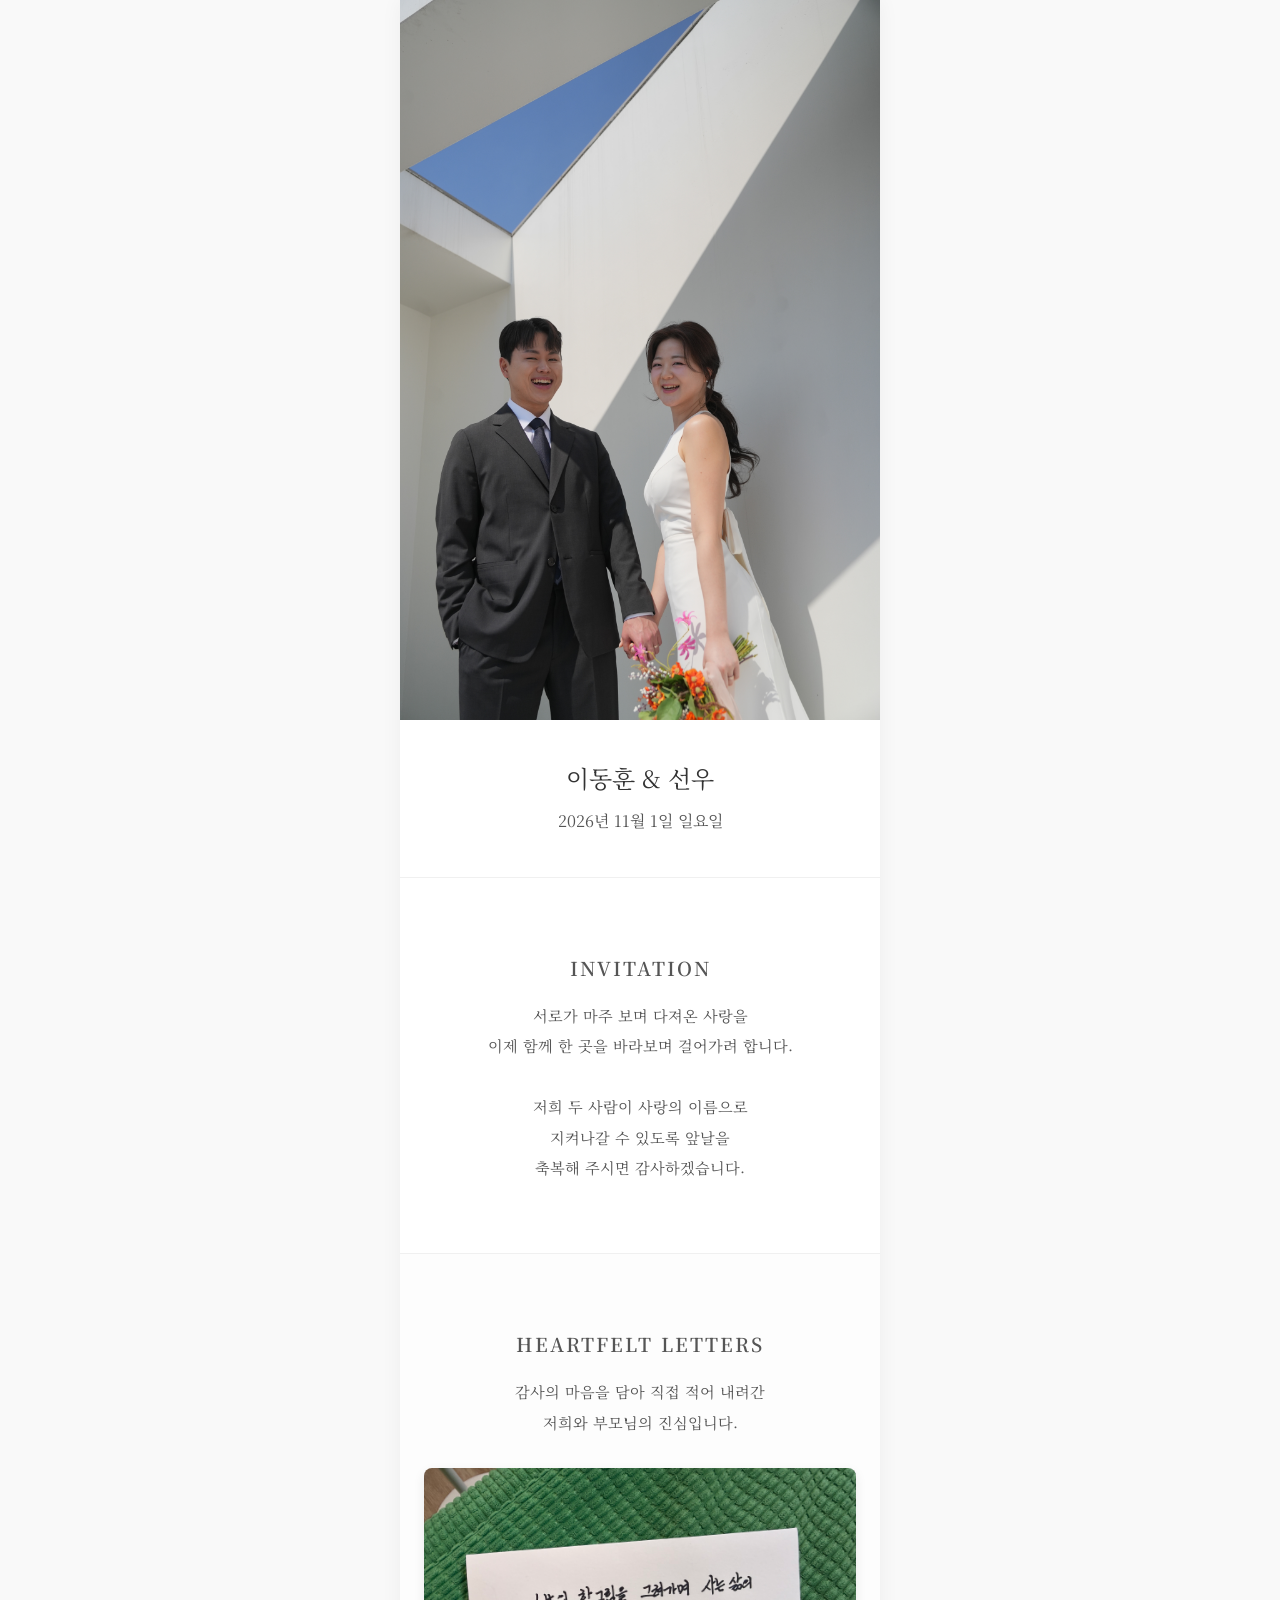
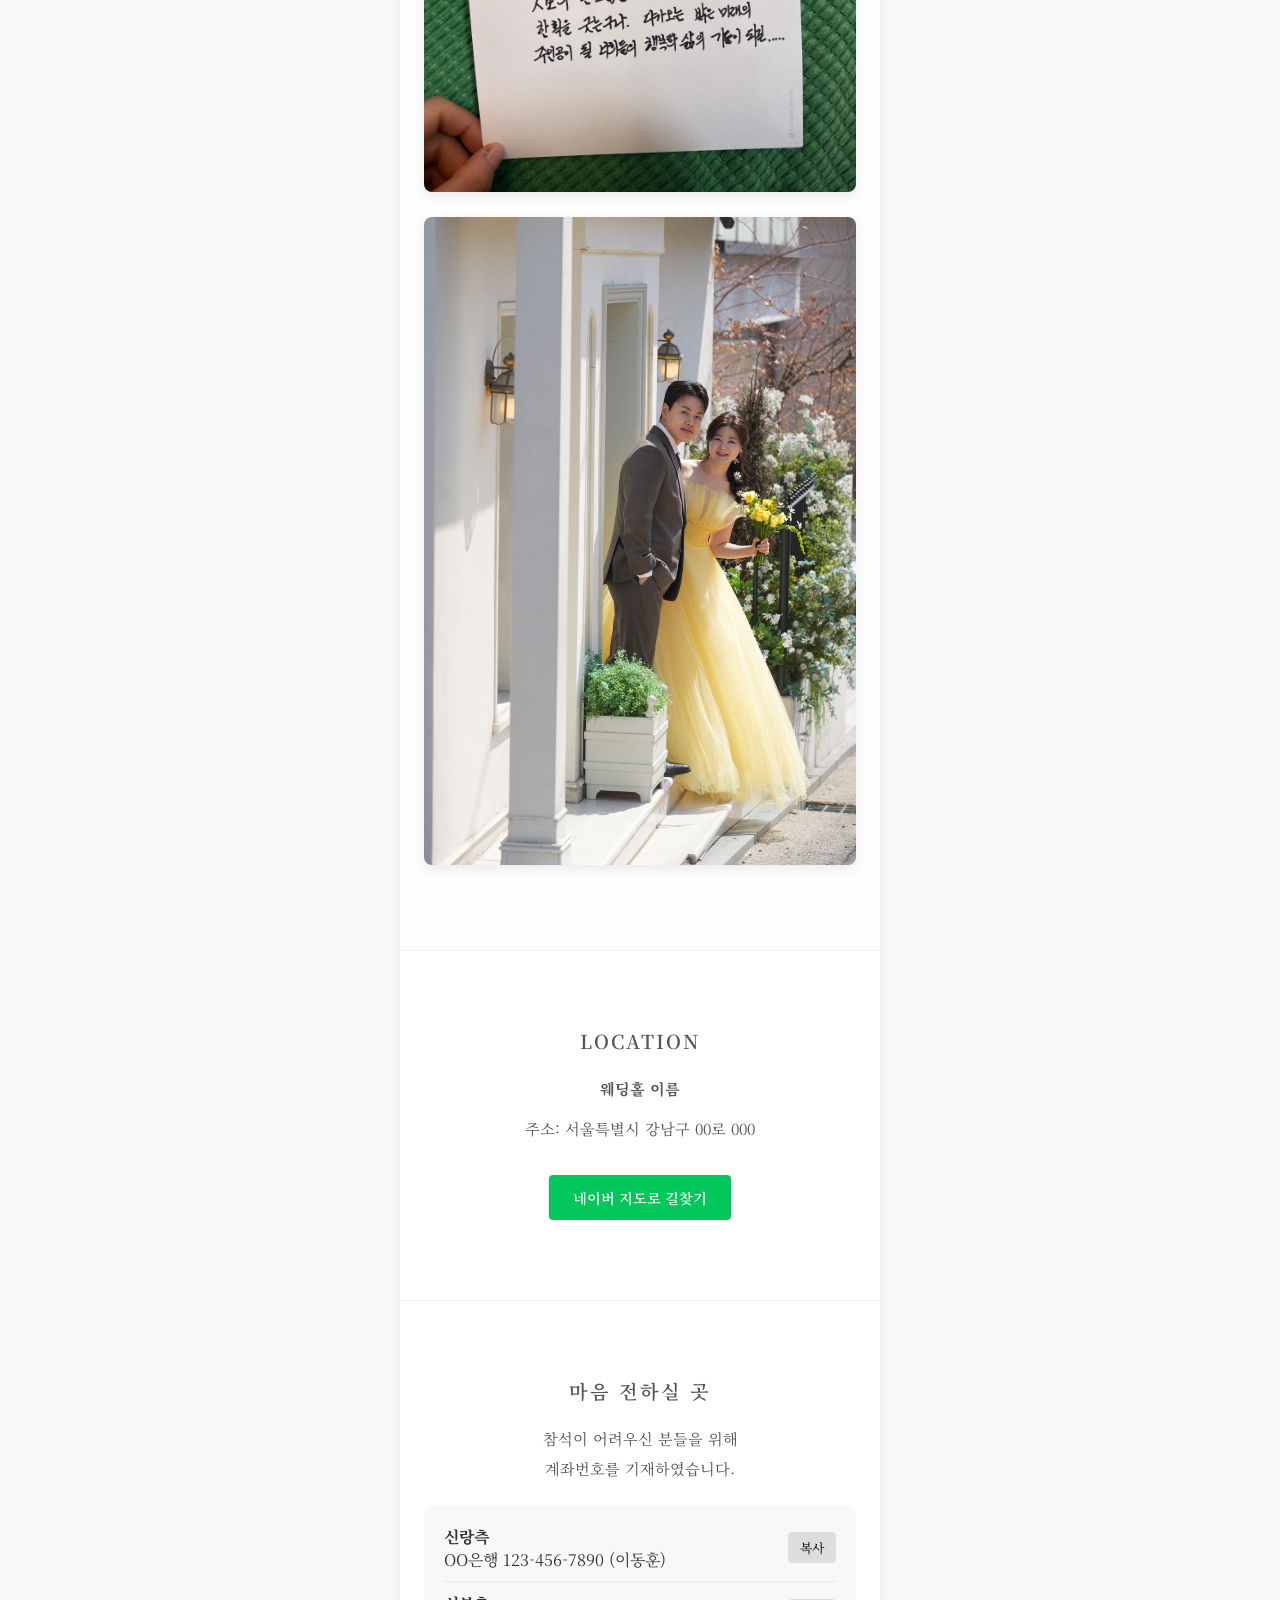
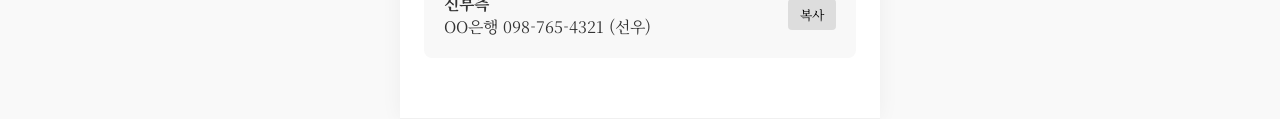
<file: index.html>
<!DOCTYPE html>
<html lang="ko">
<head>
    <meta charset="UTF-8">
    <meta name="viewport" content="width=device-width, initial-scale=1.0">
    <title>이동훈 & 선우 결혼합니다</title>
    <!-- 우아한 분위기를 위한 폰트 (Noto Serif KR) -->
    <link rel="preconnect" href="https://fonts.googleapis.com">
    <link rel="preconnect" href="https://fonts.gstatic.com" crossorigin>
    <link href="https://fonts.googleapis.com/css2?family=Noto+Serif+KR:wght@300;400;600&display=swap" rel="stylesheet">
    
    <style>
        /* 기본 스타일 설정 (모바일 최적화) */
        body {
            font-family: 'Noto Serif KR', serif;
            background-color: #f9f9f9;
            color: #333;
            margin: 0;
            padding: 0;
            display: flex;
            justify-content: center;
            word-break: keep-all;
        }
        /* 모바일 화면 너비 제한 */
        .wrap {
            max-width: 480px;
            width: 100%;
            background-color: #ffffff;
            box-shadow: 0 0 20px rgba(0,0,0,0.05);
            overflow: hidden;
        }
        section {
            padding: 60px 24px;
            text-align: center;
            border-bottom: 1px solid #f0f0f0;
        }
        h2 {
            font-size: 1.2rem;
            font-weight: 600;
            letter-spacing: 2px;
            margin-bottom: 20px;
            color: #555;
        }
        p {
            line-height: 2;
            font-size: 0.95rem;
            color: #555;
            margin: 10px 0;
        }
        
        /* 메인 커버 섹션 */
        .main-cover {
            padding: 0;
            position: relative;
        }
        .main-img {
            width: 100%;
            height: auto;
            display: block;
            /* 메인 사진이 없을 때를 대비한 임시 배경색 */
            background-color: #eaddd7; 
            min-height: 500px; 
        }
        .main-title {
            padding: 40px 20px;
        }
        .main-title h1 {
            font-size: 1.5rem;
            font-weight: 400;
            margin: 0 0 10px 0;
        }
        .main-title p {
            font-size: 1rem;
            margin: 0;
        }

        /* 자필 편지 섹션 */
        .letter-section {
            background-color: #fdfdfd;
        }
        .letter-img-box {
            margin-top: 30px;
        }
        .letter-img-box img {
            width: 100%;
            border-radius: 8px;
            box-shadow: 0 4px 12px rgba(0,0,0,0.08);
            margin-bottom: 20px;
        }

        /* 지도 섹션 */
        .map-section {
            padding-bottom: 80px;
        }
        .btn-naver-map {
            display: inline-block;
            margin-top: 20px;
            padding: 12px 24px;
            background-color: #03C75A; /* 네이버 고유 색상 */
            color: white;
            text-decoration: none;
            border-radius: 4px;
            font-weight: 600;
            font-size: 0.9rem;
        }

        /* 계좌번호 섹션 */
        .account-box {
            background-color: #f8f8f8;
            padding: 20px;
            border-radius: 8px;
            margin-top: 20px;
            text-align: left;
        }
        .account-info {
            display: flex;
            justify-content: space-between;
            align-items: center;
            margin-bottom: 10px;
            padding-bottom: 10px;
            border-bottom: 1px solid #eaeaea;
        }
        .account-info:last-child {
            border-bottom: none;
            margin-bottom: 0;
            padding-bottom: 0;
        }
        .copy-btn {
            background-color: #ddd;
            border: none;
            padding: 6px 12px;
            border-radius: 4px;
            cursor: pointer;
            font-family: 'Noto Serif KR', serif;
            font-size: 0.8rem;
        }
    </style>
</head>
<body>

<div class="wrap">
    <!-- 1. 메인 커버 -->
    <section class="main-cover">
        <!-- 메인 웨딩 사진 경로를 넣어주세요 -->
        <img src="images/main_photo.jpg" alt="웨딩 사진" class="main-img" onerror="this.style.display='none'">
        <div class="main-title">
            <h1>이동훈 & 선우</h1>
            <p>2026년 11월 1일 일요일</p>
        </div>
    </section>

    <!-- 2. 초대 글 -->
    <section class="greeting-section">
        <h2>INVITATION</h2>
        <p>
            서로가 마주 보며 다져온 사랑을<br>
            이제 함께 한 곳을 바라보며 걸어가려 합니다.<br><br>
            저희 두 사람이 사랑의 이름으로<br>
            지켜나갈 수 있도록 앞날을<br>
            축복해 주시면 감사하겠습니다.
        </p>
    </section>

    <!-- 3. 자필 편지 (핵심 요청 부분) -->
    <section class="letter-section">
        <h2>HEARTFELT LETTERS</h2>
        <p>감사의 마음을 담아 직접 적어 내려간<br>저희와 부모님의 진심입니다.</p>
        
        <div class="letter-img-box">
            <!-- 준비하신 양가 부모님 편지 사진 경로 -->
            <img src="images/letter_parents.jpg" alt="양가 부모님 자필 편지">
            <!-- 준비하신 신랑 신부 편지 사진 경로 -->
            <img src="images/letter_couple.jpg" alt="신랑 신부 자필 편지">
        </div>
    </section>

    <!-- 4. 오시는 길 (네이버 지도 연동) -->
    <section class="map-section">
        <h2>LOCATION</h2>
        <p><strong>웨딩홀 이름</strong></p>
        <p>주소: 서울특별시 강남구 00로 000</p>
        
        <!-- 네이버 지도 빠른 업데이트 및 상세 정보를 위한 버튼 연동 -->
        <a href="https://map.naver.com/v5/search/더채플앳청담" target="_blank" class="btn-naver-map">
            네이버 지도로 길찾기
        </a>
    </section>

    <!-- 5. 마음 전하실 곳 (계좌번호) -->
    <section class="account-section">
        <h2>마음 전하실 곳</h2>
        <p>참석이 어려우신 분들을 위해<br>계좌번호를 기재하였습니다.</p>
        
        <div class="account-box">
            <div class="account-info">
                <div>
                    <strong>신랑측</strong><br>
                    OO은행 123-456-7890 (이동훈)
                </div>
                <button class="copy-btn" onclick="copyAccount('1234567890')">복사</button>
            </div>
            <div class="account-info">
                <div>
                    <strong>신부측</strong><br>
                    OO은행 098-765-4321 (선우)
                </div>
                <button class="copy-btn" onclick="copyAccount('0987654321')">복사</button>
            </div>
        </div>
    </section>
</div>

<!-- 복사 기능을 위한 JavaScript -->
<script>
    function copyAccount(accountNumber) {
        // 임시 텍스트 에어리어 생성
        var tempElem = document.createElement('textarea');
        tempElem.value = accountNumber;  
        document.body.appendChild(tempElem);

        // 텍스트 선택 및 복사
        tempElem.select();
        document.execCommand("copy");
        document.body.removeChild(tempElem);

        alert("계좌번호가 복사되었습니다.");
    }
</script>

</body>
</html>
</file>
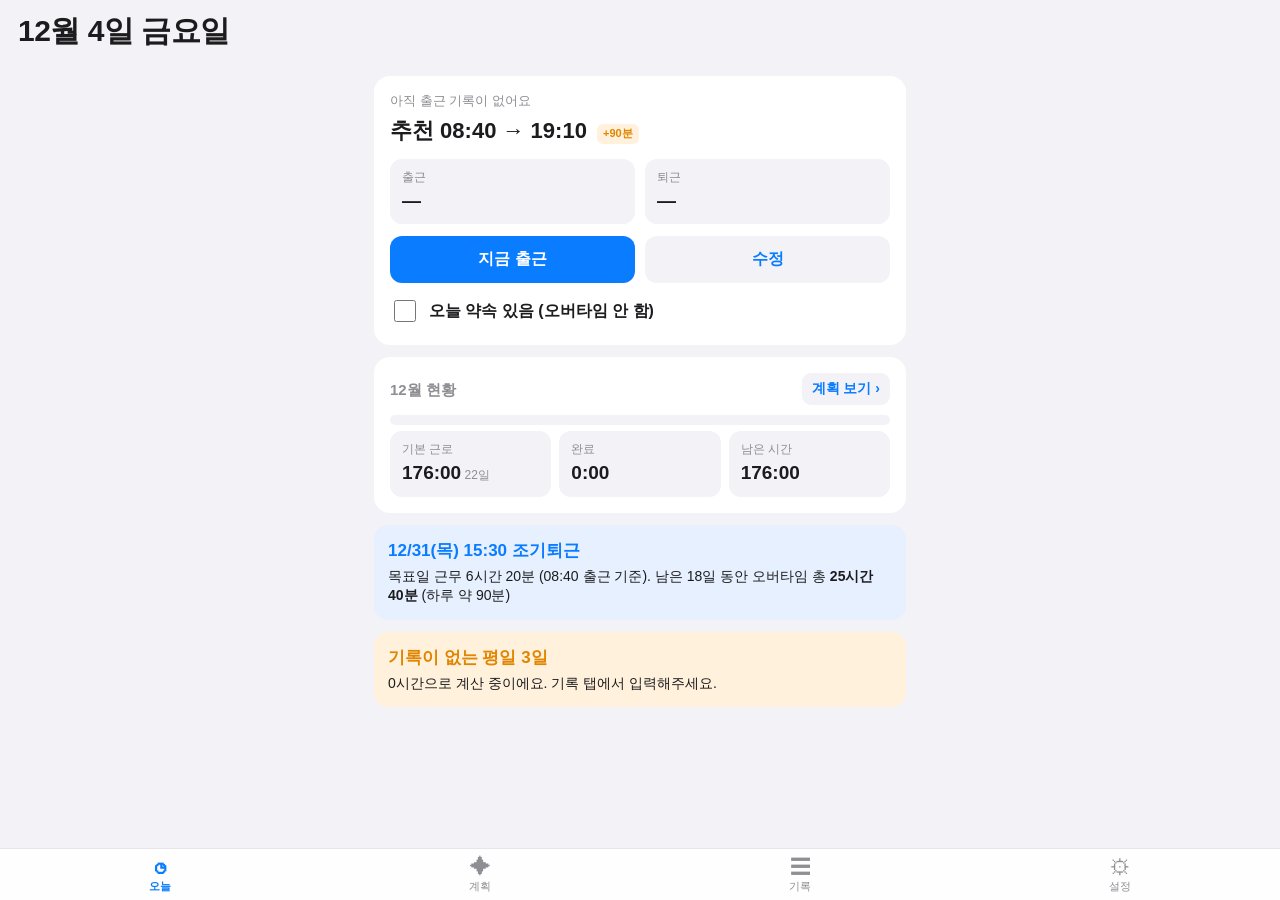
<file: worktime/index.html>
<!DOCTYPE html>
<html lang="ko">
<head>
  <meta charset="UTF-8">
  <meta name="viewport" content="width=device-width, initial-scale=1, viewport-fit=cover">
  <meta name="theme-color" content="#f2f2f7" media="(prefers-color-scheme: light)">
  <meta name="theme-color" content="#000000" media="(prefers-color-scheme: dark)">
  <meta name="apple-mobile-web-app-title" content="근무시간">
  <meta name="robots" content="noindex">
  <title>근무시간</title>
  <link rel="apple-touch-icon" href="icon-180.png">
  <link rel="icon" href="icon-180.png">
  <link rel="manifest" href="manifest.webmanifest">
  <link rel="stylesheet" href="style.css">
</head>
<body>
  <header class="topbar"><h1 id="title">오늘</h1></header>
  <main id="view"></main>

  <nav class="tabbar">
    <button data-tab="today" class="active"><span class="ic">◷</span>오늘</button>
    <button data-tab="plan"><span class="ic">✦</span>계획</button>
    <button data-tab="log"><span class="ic">☰</span>기록</button>
    <button data-tab="settings"><span class="ic">⚙</span>설정</button>
  </nav>

  <div id="sheet" class="sheet hidden" aria-modal="true" role="dialog">
    <div class="sheet-backdrop" data-action="close-sheet"></div>
    <div class="sheet-body" id="sheet-body"></div>
  </div>
  <div id="toast" class="toast hidden"></div>

  <script src="calc.js"></script>
  <script src="app.js"></script>
</body>
</html>
</file>
<file: worktime/style.css>
:root {
  --bg: #f2f2f7; --card: #ffffff; --text: #1c1c1e; --sub: #8e8e93; --line: #e5e5ea;
  --accent: #0a7cff; --accent-soft: #e6f0ff; --ok: #1fa35b; --ok-soft: #e3f6ea;
  --warn: #e08600; --warn-soft: #fff1dc; --bad: #e5383b; --bad-soft: #fde7e7;
  --hol: #e5383b; --fill: #f2f2f7;
}
@media (prefers-color-scheme: dark) {
  :root {
    --bg: #000; --card: #1c1c1e; --text: #f2f2f7; --sub: #98989f; --line: #2c2c2e;
    --accent: #3d95ff; --accent-soft: #12263f; --ok: #34c06f; --ok-soft: #0f2a1b;
    --warn: #ffa733; --warn-soft: #33240c; --bad: #ff5a5f; --bad-soft: #3a1314; --fill: #2c2c2e;
  }
}
* { box-sizing: border-box; -webkit-tap-highlight-color: transparent; }
/* iOS Safari는 cursor:pointer가 없는 div 탭을 document로 전달하지 않음 */
[data-action], .tap, .tabbar button, button, label { cursor: pointer; }
html, body { margin: 0; background: var(--bg); color: var(--text); }
body {
  font-family: -apple-system, BlinkMacSystemFont, "Apple SD Gothic Neo", "Noto Sans KR", sans-serif;
  font-size: 16px; line-height: 1.4; word-break: keep-all;
  padding-bottom: calc(76px + env(safe-area-inset-bottom));
}
.topbar {
  position: sticky; top: 0; z-index: 5; background: color-mix(in srgb, var(--bg) 85%, transparent);
  backdrop-filter: blur(16px); -webkit-backdrop-filter: blur(16px);
  padding: calc(env(safe-area-inset-top) + 10px) 18px 8px;
}
.topbar h1 { margin: 0; font-size: 30px; font-weight: 800; letter-spacing: -0.5px; }
main { padding: 4px 14px 20px; max-width: 560px; margin: 0 auto; }

.card { background: var(--card); border-radius: 16px; padding: 16px; margin: 12px 0; }
.card h2 { margin: 0 0 10px; font-size: 15px; color: var(--sub); font-weight: 600; }
.sub { color: var(--sub); font-size: 13px; }
.muted { color: var(--sub); }
.big { font-size: 40px; font-weight: 800; letter-spacing: -1px; line-height: 1.1; }
.mid { font-size: 22px; font-weight: 700; }
.row { display: flex; align-items: center; justify-content: space-between; gap: 10px; }
.grid2 { display: grid; grid-template-columns: 1fr 1fr; gap: 10px; }
.grid3 { display: grid; grid-template-columns: repeat(3, 1fr); gap: 8px; }
.stat { background: var(--fill); border-radius: 12px; padding: 10px 12px; }
.stat .k { font-size: 12px; color: var(--sub); }
.stat .v { font-size: 19px; font-weight: 700; margin-top: 2px; }
.stat .v small { font-size: 12px; font-weight: 500; color: var(--sub); }

.progress { height: 10px; background: var(--fill); border-radius: 6px; overflow: hidden; margin: 10px 0 6px; display: flex; }
.progress > i { display: block; height: 100%; }
.progress .p-work { background: var(--accent); }
.progress .p-leave { background: #7fb5ff; }

.banner { border-radius: 14px; padding: 14px; margin: 12px 0; font-weight: 600; }
.banner .t { font-size: 17px; }
.banner .d { font-weight: 400; font-size: 14px; margin-top: 4px; }
.banner.ok { background: var(--ok-soft); color: var(--ok); }
.banner.warn { background: var(--warn-soft); color: var(--warn); }
.banner.bad { background: var(--bad-soft); color: var(--bad); }
.banner.info { background: var(--accent-soft); color: var(--accent); }
.banner .d, .banner .d b { color: var(--text); }

.btn {
  appearance: none; border: 0; border-radius: 12px; padding: 13px 14px; font-size: 16px; font-weight: 600;
  background: var(--accent); color: #fff; width: 100%; font-family: inherit;
}
.btn.secondary { background: var(--fill); color: var(--accent); }
.btn.danger { background: var(--bad-soft); color: var(--bad); }
.btn.small { padding: 7px 10px; font-size: 14px; width: auto; border-radius: 9px; }
.btn:active { opacity: .7; }
.btns { display: flex; gap: 10px; margin-top: 12px; }

.seg { display: flex; background: var(--fill); border-radius: 10px; padding: 2px; }
.seg button {
  flex: 1; border: 0; background: transparent; padding: 7px 4px; border-radius: 8px; font-size: 14px;
  color: var(--text); font-family: inherit;
}
.seg button.on { background: var(--card); font-weight: 700; box-shadow: 0 1px 3px rgba(0,0,0,.12); }

.monthnav { display: flex; align-items: center; justify-content: space-between; margin: 4px 0; }
.monthnav b { font-size: 18px; }
.monthnav button { border: 0; background: var(--card); color: var(--accent); font-size: 18px; width: 40px; height: 36px; border-radius: 10px; }

.list { background: var(--card); border-radius: 16px; overflow: hidden; margin: 12px 0; }
.item { display: flex; align-items: center; gap: 10px; padding: 12px 14px; border-bottom: 1px solid var(--line); }
.item:last-child { border-bottom: 0; }
.item.tap:active { background: var(--fill); }
.item .date { width: 58px; flex: none; }
.item .date b { font-size: 16px; }
.item .date span { font-size: 12px; color: var(--sub); display: block; }
.item .main { flex: 1; min-width: 0; }
.item .main .l1 { font-size: 15px; font-weight: 600; }
.item .main .l2 { font-size: 12px; color: var(--sub); margin-top: 1px; }
.item .right { text-align: right; flex: none; }
.item .right b { font-size: 16px; }
.item.weekend { padding-top: 7px; padding-bottom: 7px; opacity: .55; }
.item.today { box-shadow: inset 4px 0 0 var(--accent); }
.item.target { background: var(--ok-soft); }
.sun { color: var(--hol); } .sat { color: var(--accent); }

.tag { display: inline-block; font-size: 11px; font-weight: 700; padding: 2px 6px; border-radius: 6px; margin-left: 4px; vertical-align: 1px; }
.tag.ot { background: var(--warn-soft); color: var(--warn); }
.tag.hol { background: var(--bad-soft); color: var(--bad); }
.tag.leave { background: var(--accent-soft); color: var(--accent); }
.tag.noot { background: var(--fill); color: var(--sub); }
.tag.off { background: var(--ok); color: #fff; }
.tag.warn { background: var(--warn-soft); color: var(--warn); }

.chip { border: 1px solid var(--line); background: var(--card); color: var(--sub); border-radius: 20px; padding: 4px 9px; font-size: 12px; font-family: inherit; }
.chip.on { background: var(--text); color: var(--card); border-color: var(--text); }

label.f { display: block; margin: 12px 0 4px; font-size: 13px; color: var(--sub); font-weight: 600; }
input, select, textarea {
  font-family: inherit; font-size: 16px; color: var(--text); background: var(--fill);
  border: 0; border-radius: 10px; padding: 11px 12px; width: 100%;
}
input[type=time] { min-height: 44px; }
input[type=checkbox] { width: 22px; height: 22px; accent-color: var(--accent); }
.check { display: flex; align-items: center; gap: 10px; margin: 14px 0 4px; font-weight: 600; }
.inline { display: flex; gap: 8px; align-items: center; }
.inline > * { flex: 1; }

.code { font-family: ui-monospace, Menlo, monospace; font-size: 12px; word-break: break-all; background: var(--fill); padding: 8px 10px; border-radius: 8px; }

.tabbar {
  position: fixed; left: 0; right: 0; bottom: 0; z-index: 10; display: flex;
  background: color-mix(in srgb, var(--card) 88%, transparent); backdrop-filter: blur(16px); -webkit-backdrop-filter: blur(16px);
  border-top: 1px solid var(--line); padding-bottom: env(safe-area-inset-bottom);
}
.tabbar button {
  flex: 1; border: 0; background: none; color: var(--sub); font-size: 11px; padding: 7px 0 6px;
  display: flex; flex-direction: column; align-items: center; gap: 2px; font-family: inherit;
}
.tabbar .ic { font-size: 21px; line-height: 1; }
.tabbar button.active { color: var(--accent); font-weight: 700; }

.sheet { position: fixed; inset: 0; z-index: 20; }
.sheet.hidden { display: none; }
.sheet-backdrop { position: absolute; inset: 0; background: rgba(0,0,0,.35); }
.sheet-body {
  position: absolute; left: 0; right: 0; bottom: 0; max-height: 90vh; overflow-y: auto;
  background: var(--card); border-radius: 18px 18px 0 0; padding: 18px 18px calc(18px + env(safe-area-inset-bottom));
  max-width: 560px; margin: 0 auto; animation: up .2s ease-out;
}
@keyframes up { from { transform: translateY(40px); opacity: .5; } to { transform: none; opacity: 1; } }
.sheet-body h3 { margin: 0 0 4px; font-size: 20px; }

.toast {
  position: fixed; left: 50%; transform: translateX(-50%); bottom: calc(90px + env(safe-area-inset-bottom));
  background: rgba(30,30,32,.94); color: #fff; padding: 11px 16px; border-radius: 12px; font-size: 14px;
  z-index: 30; max-width: 90vw; text-align: center;
}
.toast.hidden { display: none; }
ol.guide { padding-left: 20px; margin: 6px 0; font-size: 14px; }
ol.guide li { margin: 4px 0; }
</file>
